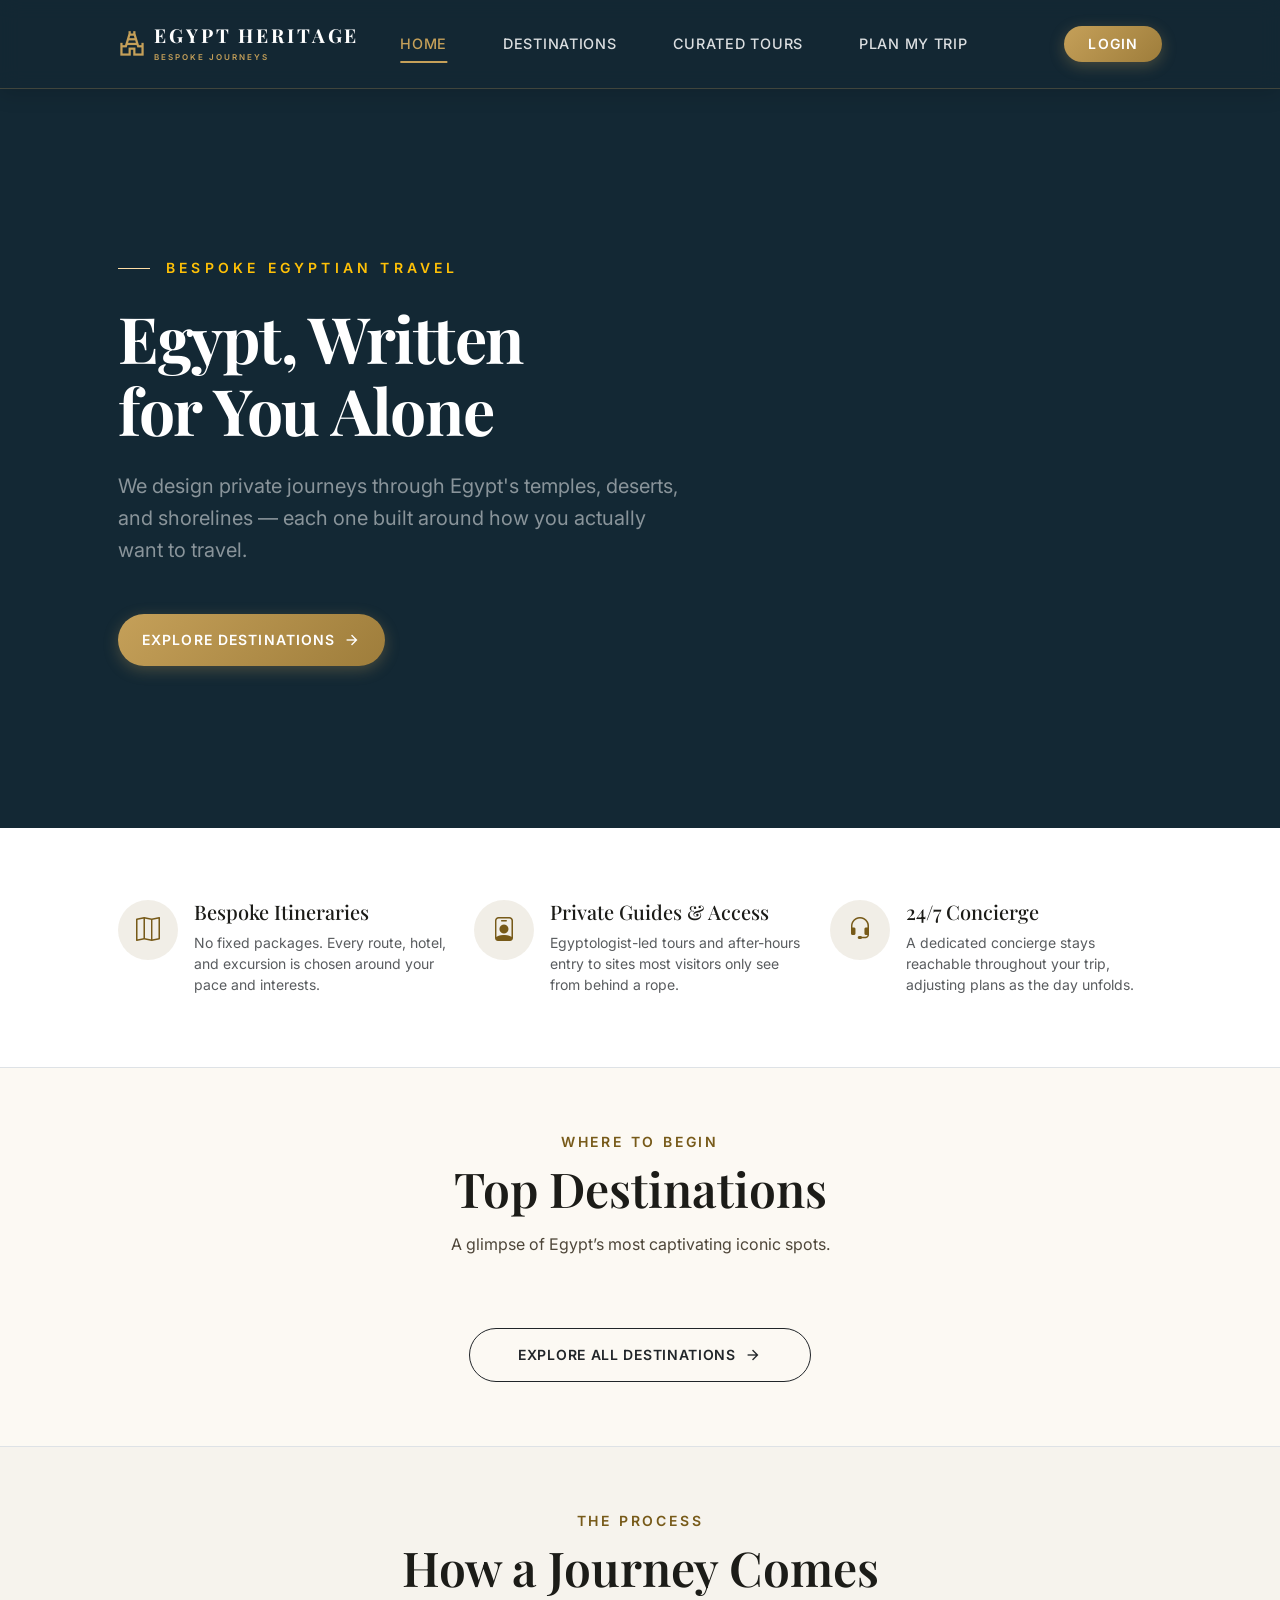
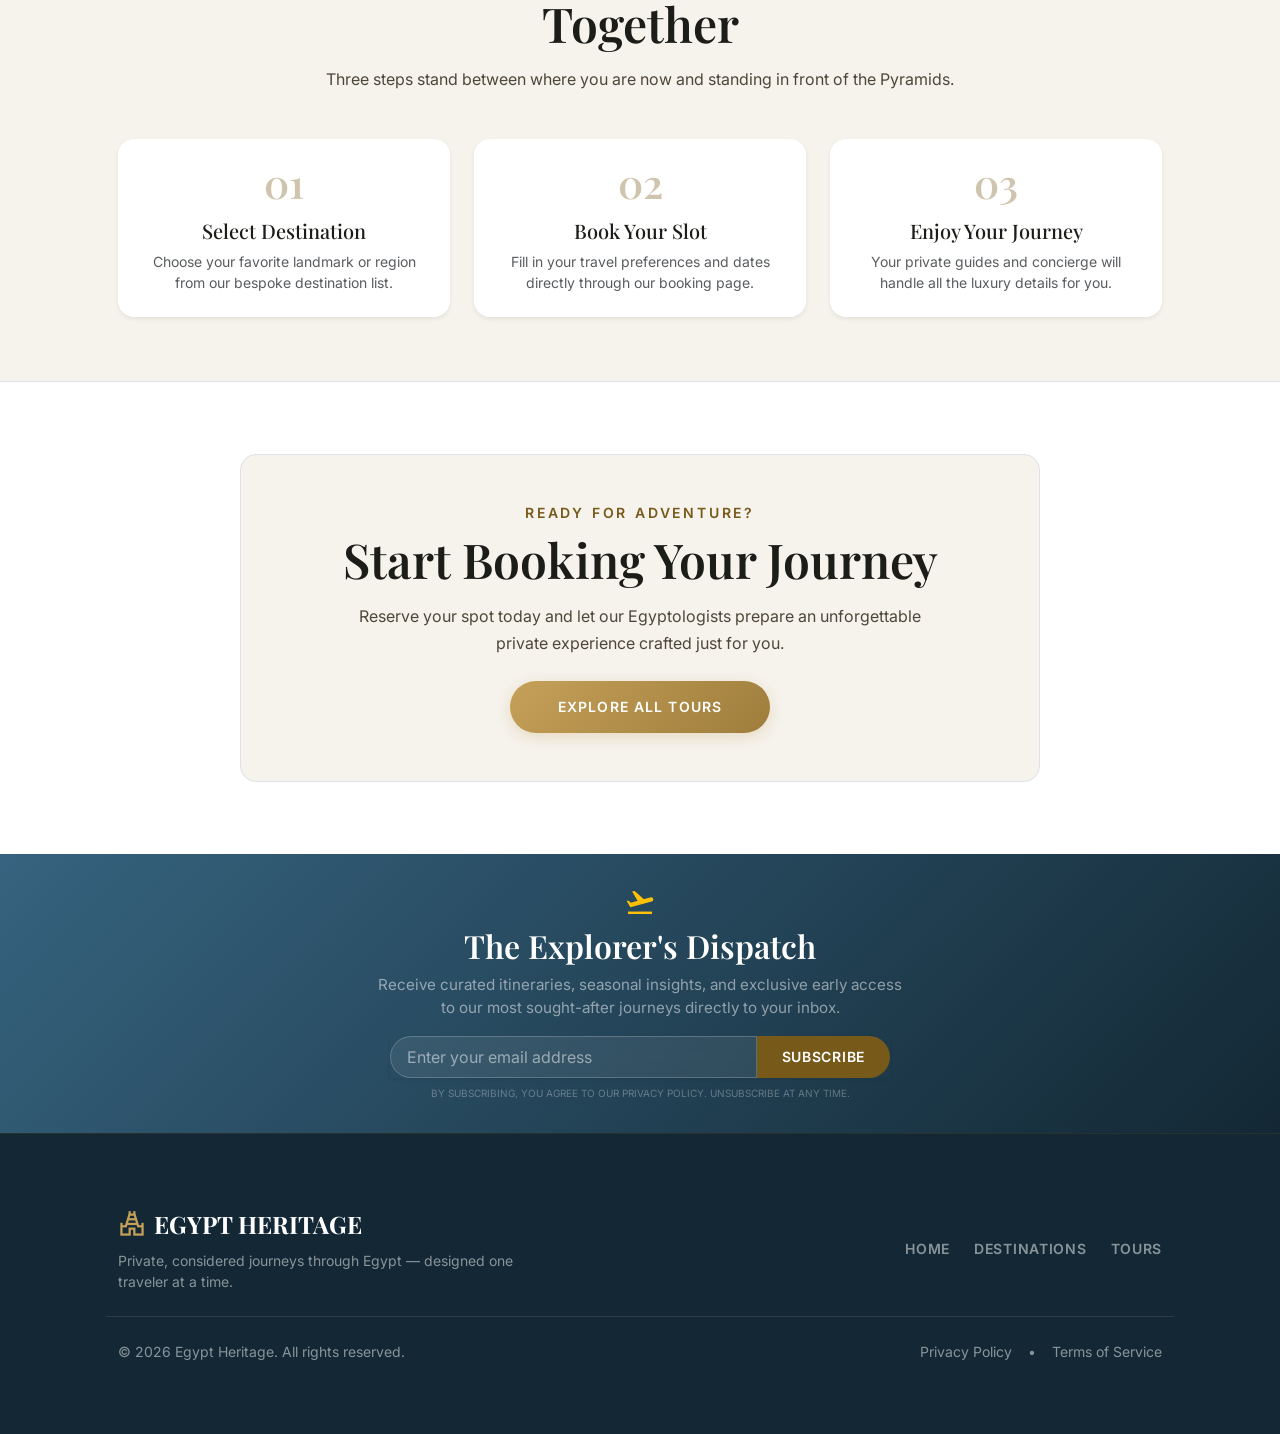
<file: index.html>
<!DOCTYPE html>
<html lang="en">

<head>
  <meta charset="utf-8" />
  <meta name="viewport" content="width=device-width, initial-scale=1" />
  <title>Egypt Heritage | Bespoke Journeys Through Egypt</title>

  <link href="https://cdn.jsdelivr.net/npm/bootstrap@5.3.2/dist/css/bootstrap.min.css" rel="stylesheet" />
  <link href="https://fonts.googleapis.com/css2?family=Material+Symbols+Outlined:wght,FILL@100..700,0..1&display=swap"
    rel="stylesheet" />
  <link
    href="https://fonts.googleapis.com/css2?family=Playfair+Display:wght@400;500;600;700&family=Inter:wght@400;500;600&display=swap"
    rel="stylesheet" />
  <link rel="stylesheet" href="https://cdn.jsdelivr.net/npm/bootstrap-icons@1.11.1/font/bootstrap-icons.css">
  <link rel="stylesheet" href="./css/home.css">
</head>

<body>

  <nav class="navbar navbar-expand-lg fixed-top custom-luxury-nav transition-all">
    <div class="container-xl px-3 px-lg-5">


      <a class="navbar-brand d-flex align-items-center gap-2 m-0" href="../index.html">
        <span class="material-symbols-outlined text-gold fs-3">temple_hindu</span>
        <div class="d-flex flex-column text-start">
          <span class="font-headline fw-bold tracking-wider text-white logo-text text-nowrap">EGYPT HERITAGE</span>
          <span class="label-md text-gold text-uppercase text-nowrap"
            style="font-size: 8px; letter-spacing: 0.25em; margin-top: -3px;">Bespoke Journeys</span>
        </div>
      </a>

      <button class="navbar-toggler border-0 shadow-none text-white p-0" type="button" data-bs-toggle="collapse"
        data-bs-target="#luxuryNavbar">
        <span class="material-symbols-outlined fs-2 text-gold">menu</span>
      </button>

      <div class="collapse navbar-collapse justify-content-between" id="luxuryNavbar">

        <ul class="navbar-nav mx-auto align-items-lg-center gap-lg-3 gap-xl-4 my-3 my-lg-0 text-center">
          <li class="nav-item">
            <a class="nav-link nav-luxury-link text-nowrap active" href="./index.html">Home</a>
          </li>
          <li class="nav-item">
            <a class="nav-link nav-luxury-link text-nowrap " href="./pages/Destiantions.html">Destinations</a>
          </li>
          <li class="nav-item">
            <a class="nav-link nav-luxury-link text-nowrap" href="./pages/Tours.html">Curated Tours</a>
          </li>
          <li class="nav-item">
            <a class="nav-link nav-luxury-link text-nowrap" href="./pages/Booking.html">Plan My Trip</a>
          </li>
        </ul>


        <div
          class="nav-auth-wrapper d-flex align-items-center justify-content-center justify-content-lg-end gap-4 gap-xl-5">
          <span id="userDisplayName" class="text-gold fw-medium small text-nowrap me-2"></span>
          <a href="#" id="authBtn"
            class="btn btn-luxury-gold rounded-pill px-4 py-2 label-md text-uppercase text-nowrap"></a>
        </div>

      </div>

    </div>
  </nav>


  <main class="w-100">
    <section class="hero-section-home d-flex align-items-center overflow-hidden pt-5">
      <div class="position-absolute top-0 start-0 w-100 h-100 hero-bg-home"
        style="background-image: url('https://images.unsplash.com/photo-1539768942893-daf53e448371?auto=format&fit=crop&w=1800&q=80');">
      </div>
      <div class="position-absolute top-0 start-0 w-100 h-100 hero-overlay-home"></div>
      <div class="position-relative z-1 container-xl px-3 px-lg-5 mt-5">
        <div class="row">
          <div class="col-12 col-lg-8">
            <span class="label-md text-warning text-uppercase d-flex align-items-center gap-3 mb-4"
              style="letter-spacing: 0.3em;">
              <span style="width: 32px; height: 1px; background-color: #ffdea5;"></span>
              Bespoke Egyptian Travel
            </span>
            <h1 class="font-headline display-lg d-none d-md-block text-white mb-4">Egypt, Written<br />for You Alone
            </h1>
            <h1 class="font-headline display-lg-mobile d-md-none text-white mb-4">Egypt, Written for You Alone</h1>
            <p class="fs-5 text-white-50 mb-5" style="max-width: 560px; line-height: 1.6;">
              We design private journeys through Egypt's temples, deserts, and shorelines &mdash; each one built around
              how you actually want to travel.
            </p>
            <div class="d-flex flex-column flex-sm-row gap-3">
              <a href="./pages/Destiantions.html"
                class="btn btn-luxury-gold rounded-pill px-4 py-3 label-md text-uppercase d-inline-flex align-items-center justify-content-center gap-2">
                Explore Destinations
                <span class="material-symbols-outlined" style="font-size: 18px;">arrow_forward</span>
              </a>
            </div>
          </div>
        </div>
      </div>
    </section>

    <section class="py-5 bg-white border-bottom">
      <div class="container-xl px-3 px-lg-5 py-4">
        <div class="row g-4">
          <div class="col-12 col-md-4">
            <div class="d-flex align-items-start gap-3">
              <div class="icon-box text-primary-custom flex-shrink-0">
                <i class="bi bi-map fs-4"></i>
              </div>
              <div>
                <h5 class="font-headline mb-2">Bespoke Itineraries</h5>
                <p class="text-muted small mb-0">No fixed packages. Every route, hotel, and excursion is chosen around
                  your pace and interests.</p>
              </div>
            </div>
          </div>
          <div class="col-12 col-md-4">
            <div class="d-flex align-items-start gap-3">
              <div class="icon-box text-primary-custom flex-shrink-0">
                <i class="bi bi-person-badge fs-4"></i>
              </div>
              <div>
                <h5 class="font-headline mb-2">Private Guides &amp; Access</h5>
                <p class="text-muted small mb-0">Egyptologist-led tours and after-hours entry to sites most visitors
                  only see from behind a rope.</p>
              </div>
            </div>
          </div>
          <div class="col-12 col-md-4">
            <div class="d-flex align-items-start gap-3">
              <div class="icon-box text-primary-custom flex-shrink-0">
                <i class="bi bi-headset fs-4"></i>
              </div>
              <div>
                <h5 class="font-headline mb-2">24/7 Concierge</h5>
                <p class="text-muted small mb-0">A dedicated concierge stays reachable throughout your trip, adjusting
                  plans as the day unfolds.</p>
              </div>
            </div>
          </div>
        </div>
      </div>
    </section>

    <section class="py-5 my-3">
      <div class="container-xl px-3 px-lg-5">
        <div class="text-center mx-auto mb-5" style="max-width: 600px;">
          <span class="label-md text-primary-custom text-uppercase d-block mb-2" style="letter-spacing: 0.2em;">Where to
            Begin</span>
          <h2 class="font-headline headline-lg mb-3">Top Destinations</h2>
          <p class="fs-6 text-on-surface-variant mb-0">A glimpse of Egypt’s most captivating iconic spots.</p>
        </div>

        <div class="row g-4 justify-content-center" id="featured-grid"></div>

        <div class="text-center mt-5">
          <a href="./pages/Destiantions.html"
            class="btn btn-outline-dark rounded-pill px-5 py-3 label-md text-uppercase d-inline-flex align-items-center gap-2">
            Explore All Destinations
            <span class="material-symbols-outlined" style="font-size: 18px;">arrow_forward</span>
          </a>
        </div>
      </div>
    </section>

    <section class="py-5 bg-surface-low border-top border-bottom" id="how-it-works">
      <div class="container-xl px-3 px-lg-5 py-3">
        <div class="text-center mb-5 mx-auto" style="max-width: 650px;">
          <span class="label-md text-primary-custom text-uppercase d-block mb-2" style="letter-spacing: 0.2em;">The
            Process</span>
          <h2 class="font-headline headline-lg mb-3">How a Journey Comes Together</h2>
          <p class="text-on-surface-variant fs-6">Three steps stand between where you are now and standing in front of
            the Pyramids.</p>
        </div>

        <div class="row g-4">
          <div class="col-12 col-md-4">
            <div class="p-4 h-100 bg-white rounded-4 shadow-sm text-center">
              <span class="font-headline text-primary-custom step-number d-block mb-3">01</span>
              <h5 class="font-headline mb-2">Select Destination</h5>
              <p class="text-muted small mb-0">Choose your favorite landmark or region from our bespoke destination
                list.</p>
            </div>
          </div>
          <div class="col-12 col-md-4">
            <div class="p-4 h-100 bg-white rounded-4 shadow-sm text-center">
              <span class="font-headline text-primary-custom step-number d-block mb-3">02</span>
              <h5 class="font-headline mb-2">Book Your Slot</h5>
              <p class="text-muted small mb-0">Fill in your travel preferences and dates directly through our booking
                page.</p>
            </div>
          </div>
          <div class="col-12 col-md-4">
            <div class="p-4 h-100 bg-white rounded-4 shadow-sm text-center">
              <span class="font-headline text-primary-custom step-number d-block mb-3">03</span>
              <h5 class="font-headline mb-2">Enjoy Your Journey</h5>
              <p class="text-muted small mb-0">Your private guides and concierge will handle all the luxury details for
                you.</p>
            </div>
          </div>
        </div>
      </div>
    </section>

    <section class="py-5 bg-white">
      <div class="container-xl px-3 px-lg-5 py-4">
        <div class="bg-surface-low p-4 p-md-5 rounded-4 border text-center mx-auto" style="max-width: 800px;">
          <span class="label-md text-primary-custom text-uppercase d-block mb-2" style="letter-spacing: 0.2em;">Ready
            for Adventure?</span>
          <h2 class="font-headline headline-lg mb-3">Start Booking Your Journey</h2>
          <p class="text-on-surface-variant mb-4 mx-auto" style="max-width: 580px; line-height: 1.7;">
            Reserve your spot today and let our Egyptologists prepare an unforgettable private experience crafted just
            for you.
          </p>
          <a href="./pages/Tours.html"
            class="btn btn-luxury-gold rounded-pill px-5 py-3 label-md text-uppercase d-inline-flex align-items-center gap-2">
            Explore All Tours
          </a>
        </div>
      </div>
    </section>

    <section class="py-4 newsletter-section text-white position-relative">
      <div class="container-xl px-3 px-lg-5 text-center">
        <div class="mx-auto py-2" style="max-width: 650px;">
          <span class="material-symbols-outlined text-warning mb-2" style="font-size: 32px;">flight_takeoff</span>
          <h3 class="font-headline headline-md mb-2 text-white">The Explorer's Dispatch</h3>
          <p class="fs-6 text-white-50 mb-3 mx-auto"
            style="max-width: 540px; line-height: 1.5; font-size: 0.95rem !important;">
            Receive curated itineraries, seasonal insights, and exclusive early access to our most sought-after journeys
            directly to your inbox.
          </p>

          <form class="d-flex flex-column flex-sm-row justify-content-center shadow-sm mb-2 mx-auto" id="newsletterForm"
            style="max-width: 500px;">
            <input type="email"
              class="form-control form-control-custom rounded-start-pill rounded-sm-end-0 py-2 px-3 small"
              placeholder="Enter your email address" required />
            <button type="submit"
              class="btn bg-primary-custom rounded-end-pill rounded-sm-start-0 px-4 py-2 label-md text-uppercase text-nowrap mt-2 mt-sm-0">
              Subscribe
            </button>
          </form>

          <p class="text-white-50 text-uppercase tracking-wide mb-0" style="font-size: 10px; opacity: 0.6;">
            By subscribing, you agree to our privacy policy. Unsubscribe at any time.
          </p>
        </div>
      </div>
    </section>
  </main>

  <footer class="py-5 text-white" style="background-color: #132834; border-top: 1px solid rgba(119, 90, 25, 0.2);">
    <div class="container-xl px-3 px-lg-5 py-4">
      <div
        class="row g-4 justify-content-between align-items-center border-bottom border-secondary border-opacity-25 pb-4 mb-4">

        <div class="col-12 col-md-6 text-center text-md-start">
          <div class="d-flex align-items-center justify-content-center justify-content-md-start gap-2 mb-2">
            <span class="material-symbols-outlined text-gold fs-3">temple_hindu</span>
            <span class="font-headline fw-bold text-white fs-4">EGYPT HERITAGE</span>
          </div>
          <p class="text-white-50 small mb-0" style="max-width: 400px;">
            Private, considered journeys through Egypt — designed one traveler at a time.
          </p>
        </div>

        <div class="col-12 col-md-6 text-center text-md-end">
          <div class="d-flex flex-wrap justify-content-center justify-content-md-end gap-4 label-md text-uppercase">
            <a href="./index.html" class="text-white-50 text-decoration-none hover-gold">Home</a>
            <a href="./pages/Destiantions.html" class="text-white-50 text-decoration-none hover-gold">Destinations</a>
            <a href="./pages/Tours.html" class="text-white-50 text-decoration-none hover-gold">Tours</a>
          </div>
        </div>

      </div>

      <div class="d-flex flex-column flex-sm-row justify-content-between align-items-center text-white-50 small">
        <p class="mb-2 mb-sm-0">© 2026 Egypt Heritage. All rights reserved.</p>
        <div class="d-flex gap-3">
          <a href="#" class="text-white-50 text-decoration-none hover-gold">Privacy Policy</a>
          <span>•</span>
          <a href="#" class="text-white-50 text-decoration-none hover-gold">Terms of Service</a>
        </div>
      </div>
    </div>
  </footer>

  <div class="modal fade" id="successModal" tabindex="-1" aria-hidden="true">
    <div class="modal-dialog modal-dialog-centered">
      <div class="modal-content bg-dark text-white border-secondary text-center p-4">
        <div class="modal-body">
          <span class="material-symbols-outlined text-success display-4 mb-3">check_circle</span>
          <h4 class="font-headline mb-2" id="successModalTitle">Thank You!</h4>
          <p class="text-white-50 mb-0" id="successModalBody">You have successfully subscribed to our Newsletter</p>
        </div>
      </div>
    </div>
  </div>

  <script src="https://cdn.jsdelivr.net/npm/bootstrap@5.3.2/dist/js/bootstrap.bundle.min.js"></script>
  <script type="module" src="./js/main.js"></script>
</body>

</html>
</file>
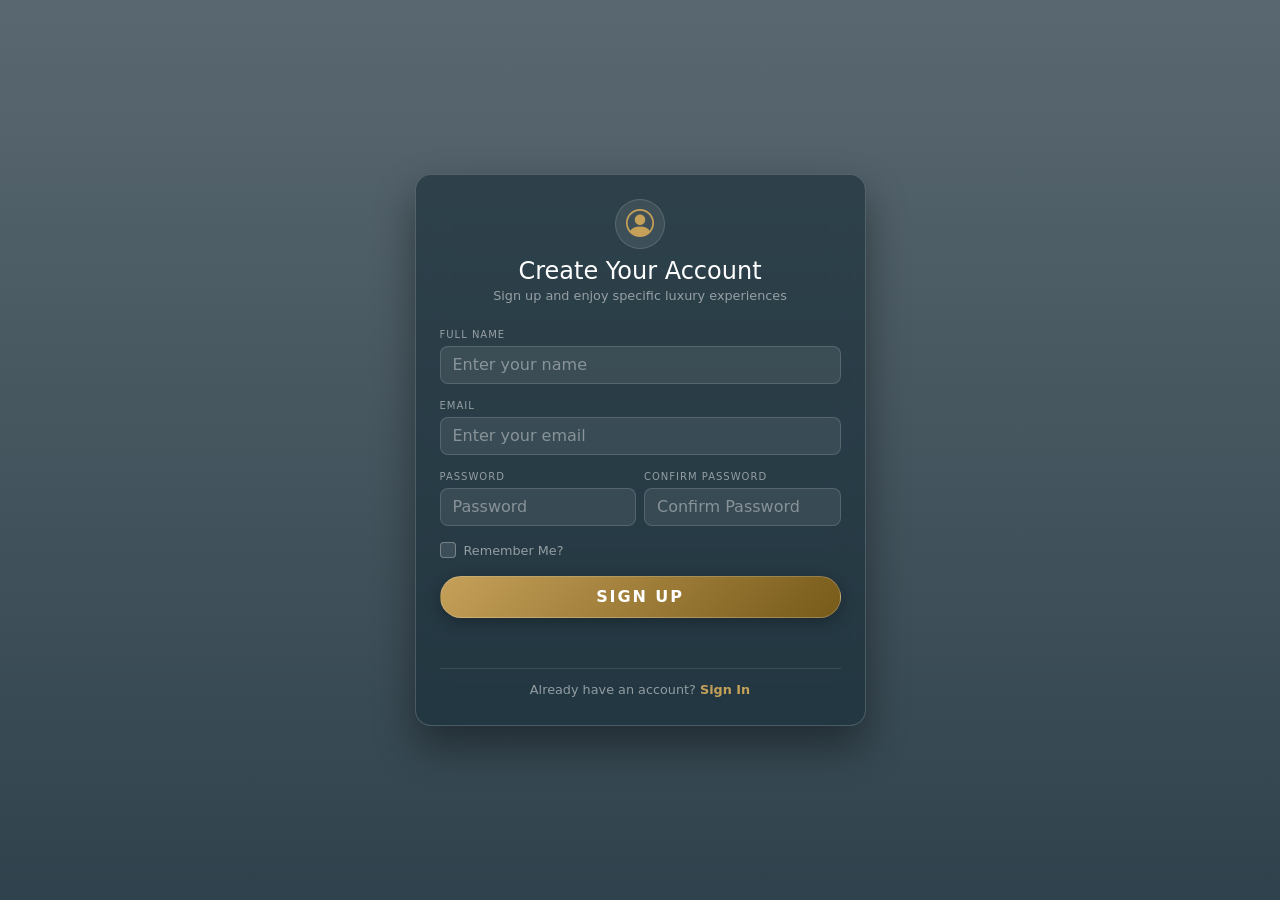
<file: signup.html>
<!DOCTYPE html>
<html lang="en" dir="ltr">
<head>
    <meta charset="UTF-8">
    <meta name="viewport" content="width=device-width, initial-scale=1.0">
    <title>Sign Up | Egypt Heritage</title>
    <link href="https://cdn.jsdelivr.net/npm/bootstrap@5.3.3/dist/css/bootstrap.min.css" rel="stylesheet">
    <link href="https://fonts.googleapis.com/css2?family=Playfair+Display:wght@600;700&family=Inter:wght@400;500;600&display=swap" rel="stylesheet">
    <link rel="stylesheet" href="https://cdn.jsdelivr.net/npm/bootstrap-icons@1.11.1/font/bootstrap-icons.css">
    <link rel="stylesheet" href="signup.css">
</head>
<body class="signin-page min-vh-100 d-flex justify-content-center align-items-center py-2">
    <section class="container">
        <div class="row justify-content-center">
            <div class="col-12 col-sm-10 col-md-8 col-lg-5">
                <div class="glass-card p-3 p-sm-4 rounded-4 text-center">
                    <div class="glass-icon-box mx-auto mb-2" style="width: 50px; height: 50px;">
                        <i class="bi bi-person-circle fs-3 text-gold"></i>
                    </div>
                    <h2 class="font-headline headline-sm text-white mb-0 fs-4">Create Your Account</h2>
                    <p class="text-white-50 small mb-3" style="font-size: 0.8rem;">Sign up and enjoy specific luxury experiences</p>
                    
                    <form id="signupform" class="d-flex flex-column gap-2 text-start">
                        <div>
                            <label for="name" class="form-label label-md text-uppercase text-white-50 mb-1" style="font-size: 10px; letter-spacing: 0.1em;">Full Name</label>
                            <input type="text" name="name" id="name" class="form-control glass-input py-1.5 fs-6" placeholder="Enter your name" required>
                        </div>
                        <div>
                            <label for="email" class="form-label label-md text-uppercase text-white-50 mb-1" style="font-size: 10px; letter-spacing: 0.1em;">Email</label>
                            <input type="email" name="email" id="email" class="form-control glass-input py-1.5 fs-6" placeholder="Enter your email" required>
                        </div>
                        
                        <div class="row g-2">
                            <div class="col-6">
                                <label for="pass" class="form-label label-md text-uppercase text-white-50 mb-1" style="font-size: 10px; letter-spacing: 0.1em;">Password</label>
                                <input type="password" name="pass" id="pass" class="form-control glass-input py-1.5 fs-6" placeholder="Password" required>
                            </div>
                            <div class="col-6">
                                <label for="cpass" class="form-label label-md text-uppercase text-white-50 mb-1" style="font-size: 10px; letter-spacing: 0.1em;">Confirm Password</label>
                                <input type="password" name="cpass" id="cpass" class="form-control glass-input py-1.5 fs-6" placeholder="Confirm Password" required>
                            </div>
                        </div>

                        <div class="form-check mt-1">
                            <input class="form-check-input custom-checkbox" type="checkbox" name="rem" id="rem">
                            <label class="form-check-label text-white-50 small" for="rem" style="font-size: 0.8rem;">Remember Me?</label>
                        </div>

                        <button type="submit" class="btn btn-luxury-gold w-100 py-2 rounded-pill text-uppercase mt-1">Sign Up</button>
                    </form>
                    
                    <div class="mt-3 pt-2 border-top border-white border-opacity-10">
                        <span class="text-white-50 small" style="font-size: 0.8rem;">Already have an account? </span>
                        <a href="signin.html" class="text-gold fw-semibold text-decoration-none hover-gold small" style="font-size: 0.8rem;">Sign In</a>
                    </div>
                </div>
            </div>
        </div>
    </section>
    <script src="https://cdn.jsdelivr.net/npm/bootstrap@5.3.3/dist/js/bootstrap.bundle.min.js"></script>
    <script src="signup.js"></script>
</body>
</html>
</file>
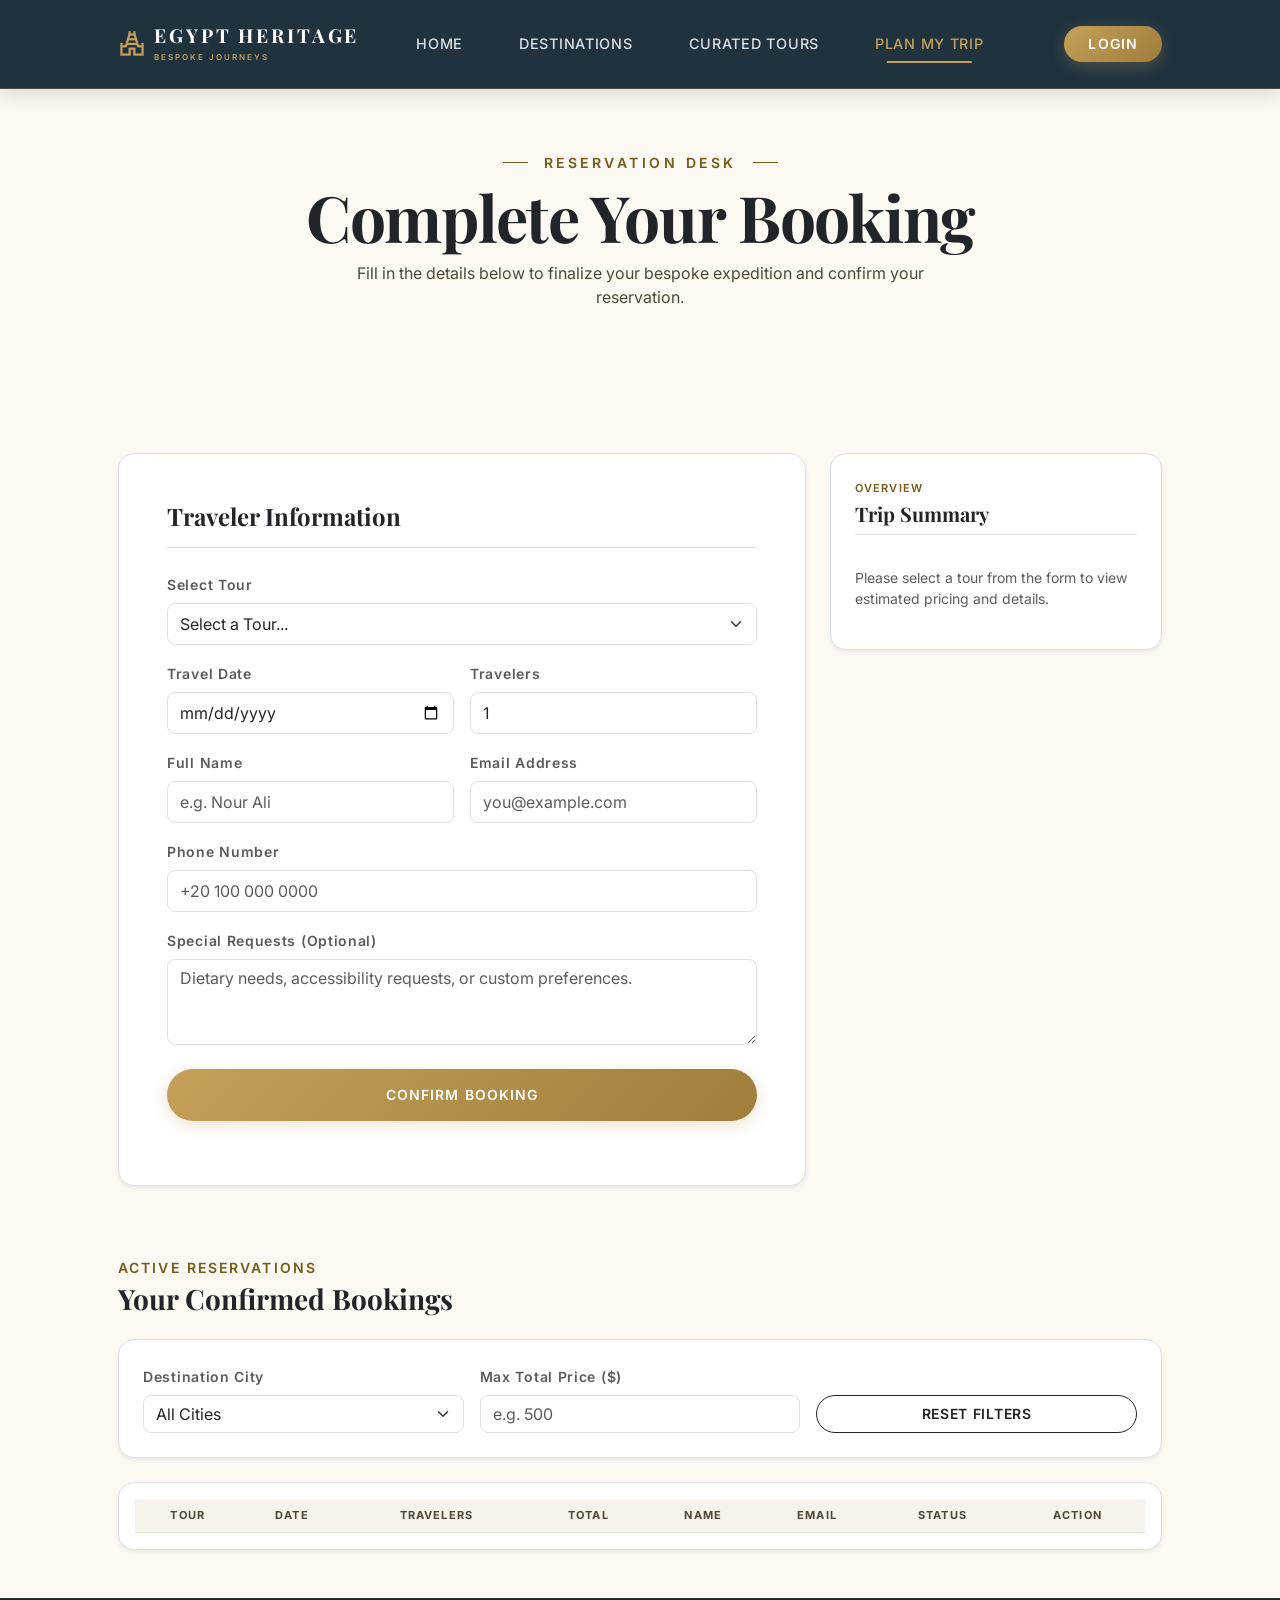
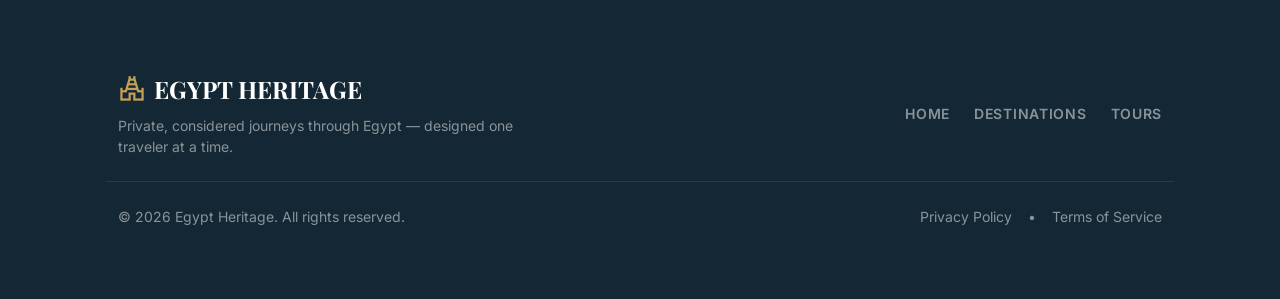
<file: pages/Booking.html>
<!DOCTYPE html>
<html lang="en">

<head>
    <meta charset="UTF-8">
    <meta name="viewport" content="width=device-width, initial-scale=1.0">
    <title>Tour Booking | Egypt Heritage</title>

    <!-- Bootstrap & Icons -->
    <link href="https://cdn.jsdelivr.net/npm/bootstrap@5.3.2/dist/css/bootstrap.min.css" rel="stylesheet">
    <link href="https://fonts.googleapis.com/css2?family=Material+Symbols+Outlined:wght,FILL@100..700,0..1&display=swap"
        rel="stylesheet" />
    <link
        href="https://fonts.googleapis.com/css2?family=Playfair+Display:wght@400;500;600;700&family=Inter:wght@400;500;600&display=swap"
        rel="stylesheet" />
    <link rel="stylesheet" href="https://cdn.jsdelivr.net/npm/bootstrap-icons@1.11.1/font/bootstrap-icons.css">

    <!-- ربط ملف home.css الموحد -->
    <link rel="stylesheet" href="../css/home.css">

    <style>
        .table thead th {
            font-size: 11px;
            letter-spacing: 0.1em;
            color: #4e4639;
            background-color: #f6f3ed;
            border-bottom: 1px solid rgba(119, 90, 25, 0.15);
        }

        .form-control:focus,
        .form-select:focus {
            border-color: #775a19;
            box-shadow: 0 0 0 0.25rem rgba(119, 90, 25, 0.15);
        }
    </style>
</head>

<body class="bg-surface-custom">

    <!-- Navbar -->
    <nav class="navbar navbar-expand-lg fixed-top custom-luxury-nav transition-all">
        <div class="container-xl px-3 px-lg-5">

            <a class="navbar-brand d-flex align-items-center gap-2 m-0" href="../index.html">
                <span class="material-symbols-outlined text-gold fs-3">temple_hindu</span>
                <div class="d-flex flex-column text-start">
                    <span class="font-headline fw-bold tracking-wider text-white logo-text text-nowrap">EGYPT
                        HERITAGE</span>
                    <span class="label-md text-gold text-uppercase text-nowrap"
                        style="font-size: 8px; letter-spacing: 0.25em; margin-top: -3px;">Bespoke Journeys</span>
                </div>
            </a>

            <button class="navbar-toggler border-0 shadow-none text-white p-0" type="button" data-bs-toggle="collapse"
                data-bs-target="#luxuryNavbar">
                <span class="material-symbols-outlined fs-2 text-gold">menu</span>
            </button>

            <div class="collapse navbar-collapse justify-content-between" id="luxuryNavbar">

                <ul class="navbar-nav mx-auto align-items-lg-center gap-lg-3 gap-xl-4 my-3 my-lg-0 text-center">
                    <li class="nav-item">
                        <a class="nav-link nav-luxury-link text-nowrap" href="../index.html">Home</a>
                    </li>
                    <li class="nav-item">
                        <a class="nav-link nav-luxury-link text-nowrap" href="./Destiantions.html">Destinations</a>
                    </li>
                    <li class="nav-item">
                        <a class="nav-link nav-luxury-link text-nowrap" href="./Tours.html">Curated Tours</a>
                    </li>
                    <li class="nav-item">
                        <a class="nav-link nav-luxury-link text-nowrap active" href="./Booking.html">Plan My Trip</a>
                    </li>
                </ul>

                <div
                    class="nav-auth-wrapper d-flex align-items-center justify-content-center justify-content-lg-end gap-3">
                    <span id="userDisplayName" class="text-gold fw-medium small text-nowrap me-2"></span>
                    <a href="#" id="authBtn"
                        class="btn btn-luxury-gold rounded-pill px-4 py-2 label-md text-uppercase text-nowrap"></a>
                </div>

            </div>

        </div>
    </nav>

    <!-- Header Section -->
    <header class="hero-section d-flex align-items-center justify-content-center overflow-hidden position-relative pt-5"
        style="height: 45vh; min-height: 380px;">
        <div class="position-absolute top-0 start-0 w-100 h-100 hero-bg"
            style="background-image: url('https://images.unsplash.com/photo-1503177119275-0aa32b3a9368?auto=format&fit=crop&w=1600&q=80'); background-size: cover; background-position: center;">
        </div>
        <div class="position-absolute top-0 start-0 w-100 h-100 hero-overlay"></div>

        <div class="container-xl position-relative z-1 text-center px-3 px-lg-5 mt-4">
            <span
                class="label-md text-primary-custom text-uppercase d-flex align-items-center justify-content-center gap-3 mb-2"
                style="letter-spacing: 0.25em;">
                <span style="width: 25px; height: 1px; background-color: var(--primary, #775a19);"></span>
                Reservation Desk
                <span style="width: 25px; height: 1px; background-color: var(--primary, #775a19);"></span>
            </span>
            <h1 class="font-headline display-lg d-none d-md-block text-dark mb-2">Complete Your Booking</h1>
            <h1 class="font-headline display-lg-mobile d-md-none text-dark mb-2">Complete Your Booking</h1>
            <p class="text-on-surface-variant mx-auto fs-6" style="max-width: 600px;">Fill in the details below to
                finalize your bespoke expedition and confirm your reservation.</p>
        </div>
    </header>

    <!-- Form & Summary Section -->
    <div class="container-xl px-3 px-lg-5 my-5">
        <div class="row g-4">

            <!-- Booking Form -->
            <div class="col-12 col-lg-8">
                <form id="bookingForm" class="p-4 p-md-5 bg-white rounded-4 border shadow-sm">
                    <h4 class="font-headline fw-bold text-dark mb-4 border-bottom pb-3">Traveler Information</h4>

                    <div class="mb-3">
                        <label for="tourSelect" class="form-label label-md text-muted">Select Tour</label>
                        <select id="tourSelect" class="form-select rounded-3 py-2">
                            <option value="">Select a Tour...</option>
                        </select>
                    </div>

                    <div class="row g-3 mb-3">
                        <div class="col-md-6">
                            <label for="travelDate" class="form-label label-md text-muted">Travel Date</label>
                            <input type="date" id="travelDate" class="form-control rounded-3 py-2" required>
                        </div>
                        <div class="col-md-6">
                            <label for="travelers" class="form-label label-md text-muted">Travelers</label>
                            <input type="number" id="travelers" class="form-control rounded-3 py-2" min="1" value="1"
                                required>
                        </div>
                    </div>

                    <div class="row g-3 mb-3">
                        <div class="col-md-6">
                            <label for="fullName" class="form-label label-md text-muted">Full Name</label>
                            <input type="text" id="fullName" class="form-control rounded-3 py-2"
                                placeholder="e.g. Nour Ali" required>
                        </div>
                        <div class="col-md-6">
                            <label for="email" class="form-label label-md text-muted">Email Address</label>
                            <input type="email" id="email" class="form-control rounded-3 py-2"
                                placeholder="you@example.com" required>
                        </div>
                    </div>

                    <div class="mb-3">
                        <label for="phone" class="form-label label-md text-muted">Phone Number</label>
                        <input type="tel" id="phone" class="form-control rounded-3 py-2" placeholder="+20 100 000 0000"
                            required>
                    </div>

                    <div class="mb-4">
                        <label for="notes" class="form-label label-md text-muted">Special Requests (Optional)</label>
                        <textarea id="notes" class="form-control rounded-3" rows="3"
                            placeholder="Dietary needs, accessibility requests, or custom preferences."></textarea>
                    </div>

                    <button type="submit"
                        class="btn btn-luxury-gold rounded-pill px-5 py-3 label-md text-uppercase w-100 w-md-auto">
                        Confirm Booking
                    </button>
                </form>
            </div>

            <!-- Summary Card -->
            <div class="col-12 col-lg-4">
                <div class="card border rounded-4 p-4 shadow-sm bg-white sticky-top" style="top: 100px;">
                    <span class="label-md text-primary-custom text-uppercase d-block mb-1"
                        style="letter-spacing: 0.1em; font-size: 11px;">Overview</span>
                    <h5 class="font-headline fw-bold text-dark mb-3 border-bottom pb-2">Trip Summary</h5>

                    <div id="summaryPlaceholder" class="text-muted small py-3">
                        Please select a tour from the form to view estimated pricing and details.
                    </div>

                    <div id="summaryContent" class="d-none">
                        <div class="d-flex justify-content-between align-items-start mb-2">
                            <span id="summaryTourName" class="fw-bold text-dark fs-6 font-headline"></span>
                        </div>
                        <div class="d-flex justify-content-between align-items-center mb-2">
                            <span class="text-muted small">Calculation:</span>
                            <span id="summaryCalc" class="text-muted small"></span>
                        </div>

                        <hr class="my-3">

                        <div class="d-flex justify-content-between align-items-center mb-3">
                            <span class="fw-bold fs-6">Estimated Total:</span>
                            <span id="summaryTotal" class="font-headline fw-bold fs-4 text-primary-custom"></span>
                        </div>

                        <div class="p-3 bg-surface-low rounded-3 border">
                            <small class="text-on-surface-variant d-block" style="font-size: 12px; line-height: 1.5;">
                                <i class="bi bi-shield-check text-gold me-1"></i> Includes verified Egyptologist guide,
                                all luxury transfers & entrance permits.
                            </small>
                        </div>
                    </div>
                </div>
            </div>

        </div>

        <!-- Saved Bookings List Table -->
        <div class="mt-5 pt-4">
            <div class="d-flex align-items-center justify-content-between mb-4">
                <div>
                    <span class="label-md text-primary-custom text-uppercase d-block mb-1"
                        style="letter-spacing: 0.15em;">Active Reservations</span>
                    <h3 class="font-headline fw-bold text-dark mb-0">Your Confirmed Bookings</h3>
                </div>
            </div>

            <!-- Filters Bar -->
            <div class="card p-4 bg-white mb-4 rounded-4 border shadow-sm">
                <div class="row g-3 align-items-end">
                    <div class="col-12 col-md-4">
                        <label for="filterCity" class="form-label label-md text-muted">Destination City</label>
                        <select id="filterCity" class="form-select rounded-3">
                            <option value="all">All Cities</option>
                        </select>
                    </div>

                    <div class="col-12 col-md-4">
                        <label for="filterPrice" class="form-label label-md text-muted">Max Total Price ($)</label>
                        <input type="number" id="filterPrice" class="form-control rounded-3" placeholder="e.g. 500">
                    </div>

                    <div class="col-12 col-md-4">
                        <button id="resetFilters"
                            class="btn btn-outline-dark rounded-pill w-100 py-2 label-md text-uppercase">
                            Reset Filters
                        </button>
                    </div>
                </div>
            </div>

            <!-- Bookings Table -->
            <div class="table-responsive bg-white rounded-4 shadow-sm border p-3">
                <table class="table align-middle text-center mb-0">
                    <thead>
                        <tr class="text-uppercase small">
                            <th>Tour</th>
                            <th>Date</th>
                            <th>Travelers</th>
                            <th>Total</th>
                            <th>Name</th>
                            <th>Email</th>
                            <th>Status</th>
                            <th>Action</th>
                        </tr>
                    </thead>
                    <tbody id="bookingsList"></tbody>
                </table>
            </div>
        </div>
    </div>

    <!-- Footer -->
    <footer class="py-5 text-white mt-5"
        style="background-color: #132834; border-top: 1px solid rgba(119, 90, 25, 0.2);">
        <div class="container-xl px-3 px-lg-5 py-4">
            <div
                class="row g-4 justify-content-between align-items-center border-bottom border-secondary border-opacity-25 pb-4 mb-4">
                <div class="col-12 col-md-6 text-center text-md-start">
                    <div class="d-flex align-items-center justify-content-center justify-content-md-start gap-2 mb-2">
                        <span class="material-symbols-outlined text-gold fs-3">temple_hindu</span>
                        <span class="font-headline fw-bold text-white fs-4">EGYPT HERITAGE</span>
                    </div>
                    <p class="text-white-50 small mb-0" style="max-width: 400px;">
                        Private, considered journeys through Egypt — designed one traveler at a time.
                    </p>
                </div>

                <div class="col-12 col-md-6 text-center text-md-end">
                    <div
                        class="d-flex flex-wrap justify-content-center justify-content-md-end gap-4 label-md text-uppercase">
                        <a href="../index.html" class="text-white-50 text-decoration-none hover-gold">Home</a>
                        <a href="./Destiantions.html"
                            class="text-white-50 text-decoration-none hover-gold">Destinations</a>
                        <a href="./Tours.html" class="text-white-50 text-decoration-none hover-gold">Tours</a>
                    </div>
                </div>
            </div>

            <div class="d-flex flex-column flex-sm-row justify-content-between align-items-center text-white-50 small">
                <p class="mb-2 mb-sm-0">© 2026 Egypt Heritage. All rights reserved.</p>
                <div class="d-flex gap-3">
                    <a href="#" class="text-white-50 text-decoration-none hover-gold">Privacy Policy</a>
                    <span>•</span>
                    <a href="#" class="text-white-50 text-decoration-none hover-gold">Terms of Service</a>
                </div>
            </div>
        </div>
    </footer>

    <!-- 1. Pop up: Not Logged In -->
    <div class="modal fade" id="authModal" tabindex="-1" aria-hidden="true">
        <div class="modal-dialog modal-dialog-centered">
            <div class="modal-content glass-card border border-white border-opacity-10 text-white text-center p-4 rounded-4"
                style="background: rgba(20, 20, 20, 0.85); backdrop-filter: blur(15px);">
                <div class="modal-body p-0">
                    <div class="glass-icon-box mx-auto mb-3 d-flex align-items-center justify-content-center"
                        style="width: 60px; height: 60px; background: rgba(255, 193, 7, 0.1); border-radius: 50%;">
                        <i class="bi bi-person-exclamation fs-2 text-warning"></i>
                    </div>
                    <h4 class="font-headline mb-2">Login Required</h4>
                    <p class="text-white-50 small mb-4">Please log in first to book your trip.</p>
                    <div class="d-flex justify-content-center gap-2">
                        <button type="button" class="btn btn-outline-light px-4 rounded-pill small"
                            data-bs-dismiss="modal">Cancel</button>
                        <a href="./signin.html"
                            class="btn btn-warning px-4 rounded-pill text-dark fw-semibold small">Sign In</a>
                    </div>
                </div>
            </div>
        </div>
    </div>

    <!-- 2. Pop up: Success -->
    <div class="modal fade" id="successModal" tabindex="-1" aria-hidden="true">
        <div class="modal-dialog modal-dialog-centered">
            <div class="modal-content glass-card border border-white border-opacity-10 text-white text-center p-4 rounded-4"
                style="background: rgba(20, 20, 20, 0.85); backdrop-filter: blur(15px);">
                <div class="modal-body p-0">
                    <div class="glass-icon-box mx-auto mb-3 d-flex align-items-center justify-content-center"
                        style="width: 60px; height: 60px; background: rgba(32, 201, 151, 0.1); border-radius: 50%;">
                        <i class="bi bi-check-circle-fill fs-2 text-success"></i>
                    </div>
                    <h4 class="font-headline mb-2">Booking Successful!</h4>
                    <p class="text-white-50 small mb-4">Your expedition has been successfully booked.</p>
                    <button type="button" class="btn btn-success px-4 rounded-pill fw-semibold small"
                        data-bs-dismiss="modal">Done</button>
                </div>
            </div>
        </div>
    </div>

    <!-- 3. Pop up: Delete Confirmation -->
    <div class="modal fade" id="deleteModal" tabindex="-1" aria-hidden="true">
        <div class="modal-dialog modal-dialog-centered">
            <div class="modal-content glass-card border border-white border-opacity-10 text-white text-center p-4 rounded-4"
                style="background: rgba(20, 20, 20, 0.85); backdrop-filter: blur(15px);">
                <div class="modal-body p-0">
                    <div class="glass-icon-box mx-auto mb-3 d-flex align-items-center justify-content-center"
                        style="width: 60px; height: 60px; background: rgba(255, 107, 107, 0.1); border-radius: 50%;">
                        <i class="bi bi-trash3-fill fs-2" style="color: #ff6b6b;"></i>
                    </div>
                    <h4 class="font-headline mb-2">Cancel Booking?</h4>
                    <p class="text-white-50 small mb-4">Are you sure you want to delete this booking?</p>
                    <div class="d-flex justify-content-center gap-2">
                        <button type="button" class="btn btn-outline-light px-4 rounded-pill small"
                            data-bs-dismiss="modal">Cancel</button>
                        <button type="button" id="confirmDeleteBtn"
                            class="btn btn-danger px-4 rounded-pill fw-semibold small"
                            style="background-color: #ff6b6b; border: none;">Delete</button>
                    </div>
                </div>
            </div>
        </div>
    </div>


    <!-- Scripts -->
    <script src="https://cdn.jsdelivr.net/npm/bootstrap@5.3.2/dist/js/bootstrap.bundle.min.js"></script>
    <script type="module" src="../js/Booking.js"></script>
</body>

</html>
</file>
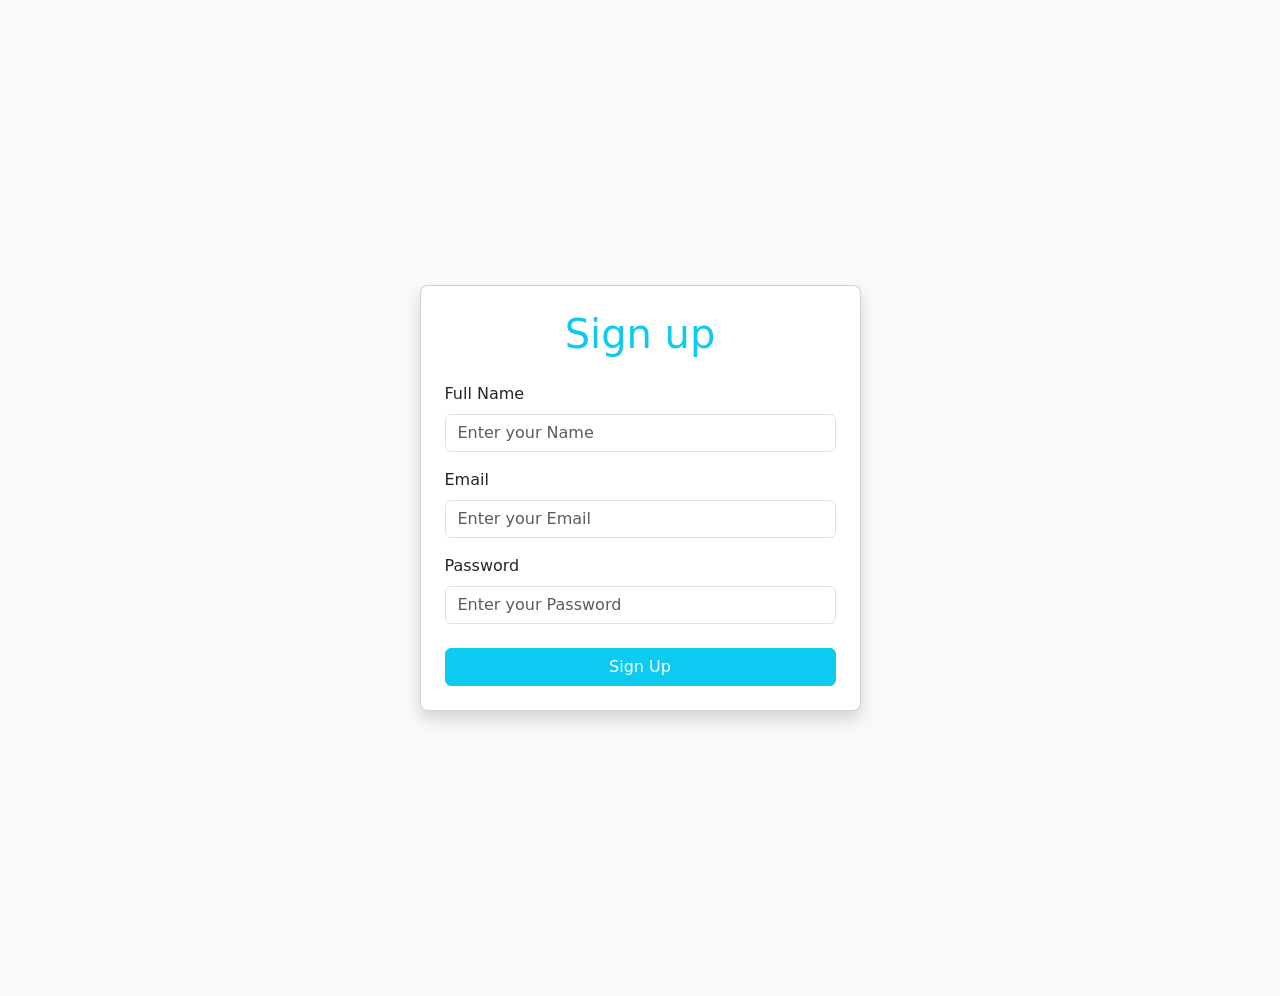
<file: pages/createacc.html>
<!DOCTYPE html>
<html lang="en" dir="ltr">

<head>
    <meta charset="UTF-8">
    <meta name="viewport" content="width=device-width, initial-scale=1.0">
    <title>Sign Up with Validation</title>
    <!-- Bootstrap 5 CSS -->
    <link href="https://cdn.jsdelivr.net/npm/bootstrap@5.3.3/dist/css/bootstrap.min.css" rel="stylesheet">
</head>

<body class="bg-light d-flex align-items-center justify-content-center min-vh-100 py-5">

    <div class="container d-flex align-items-center justify-content-center min-vh-100">
        <div class="row justify-content-center w-100">
            <div class="col-12 col-sm-10 col-md-8 col-lg-5">
                <div class="card shadow rounded-3 p-4">
                    <h1 class="text-center text-info mb-4">Sign up</h1>

                    <!-- أضفنا id="form" -->
                    <form id="form" novalidate>
                        <!-- Full Name Input -->
                        <div class="mb-3">
                            <label for="fullName" class="form-label">Full Name</label>
                            <input type="text" class="form-control" placeholder="Enter your Name" required minlength="3"
                                maxlength="35" id="fullName">
                            <p id="nameValidation" class="text-danger small mt-1 mb-0"></p>
                        </div>

                        <!-- Email Input -->
                        <div class="mb-3">
                            <label for="email" class="form-label">Email</label>
                            <input type="email" class="form-control" placeholder="Enter your Email" required id="email">
                            <p id="emailValidation" class="text-danger small mt-1 mb-0"></p>
                        </div>

                        <!-- Password Input -->
                        <div class="mb-3">
                            <label for="password" class="form-label">Password</label>
                            <input type="password" class="form-control" placeholder="Enter your Password" required
                                minlength="8" maxlength="35" id="password">
                            <p id="passValidation" class="text-danger small mt-1 mb-0"></p>
                        </div>

                        <!-- Submit Button -->
                        <div class="d-grid mt-4">
                            <button type="submit" class="btn btn-info text-white">Sign Up</button>
                        </div>
                    </form>
                </div>
            </div>
        </div>
    </div>

    <script src="https://cdn.jsdelivr.net/npm/bootstrap@5.3.3/dist/js/bootstrap.bundle.min.js"></script>
    <script src="../js/createAccount.js"></script>
</body>
</html>
</file>
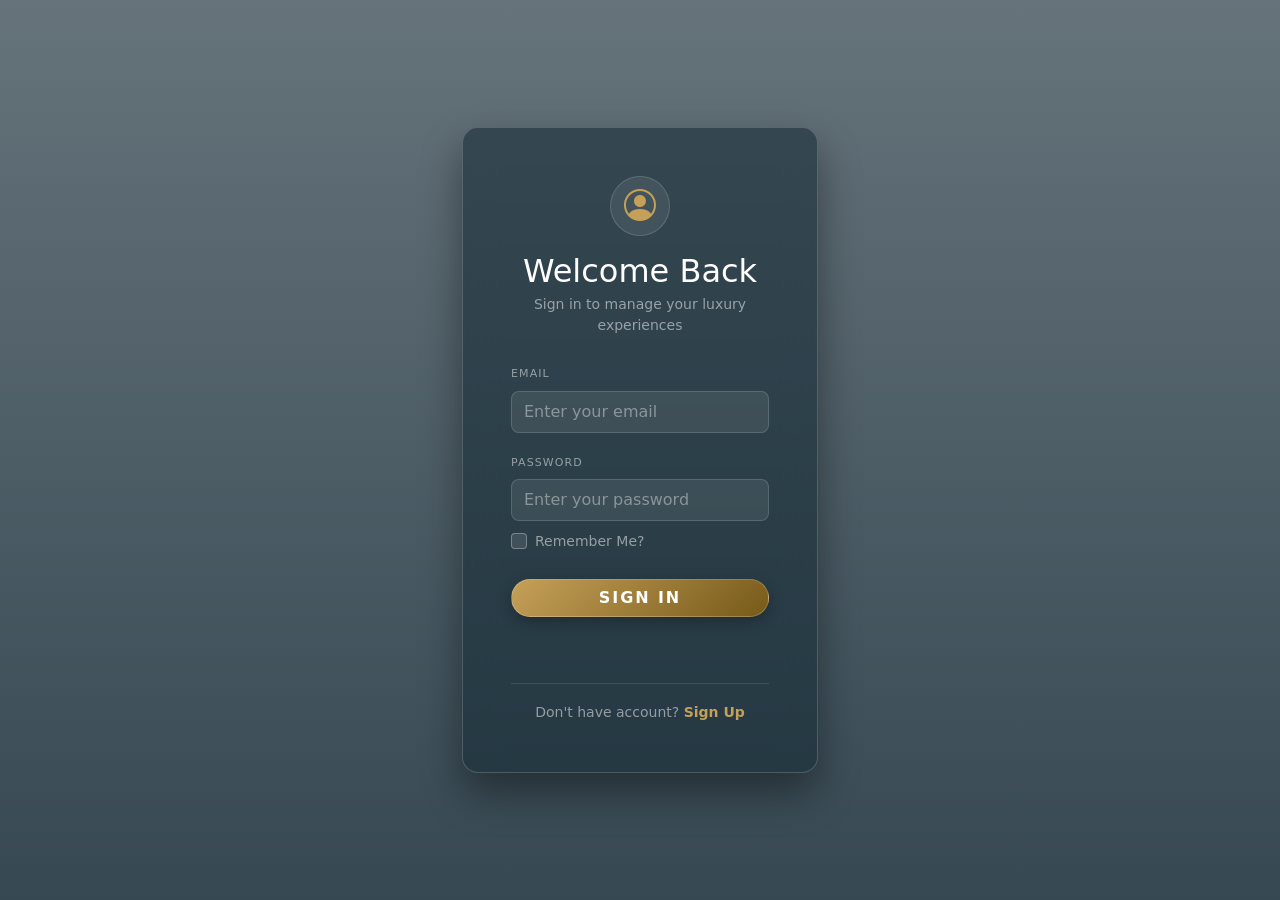
<file: pages/signin.html>
<!DOCTYPE html>
<html lang="en">

<head>
    <meta charset="UTF-8">
    <meta name="viewport" content="width=device-width, initial-scale=1.0">
    <title>Sign In | Egypt Heritage</title>
    <link href="https://cdn.jsdelivr.net/npm/bootstrap@5.3.3/dist/css/bootstrap.min.css" rel="stylesheet">
    <link
        href="https://fonts.googleapis.com/css2?family=Playfair+Display:wght@600;700&family=Inter:wght@400;500;600&display=swap"
        rel="stylesheet">
    <link rel="stylesheet" href="https://cdn.jsdelivr.net/npm/bootstrap-icons@1.11.1/font/bootstrap-icons.css">
    <link rel="stylesheet" href="../css/signin.css">
</head>

<body class="signin-page min-vh-100 d-flex justify-content-center align-items-center py-5">
    <section class="container">
        <div class="row justify-content-center">
            <div class="col-12 col-sm-10 col-md-6 col-lg-4">
                <div class="glass-card p-4 p-sm-5 rounded-4 text-center">
                    <div class="glass-icon-box mx-auto mb-3">
                        <i class="bi bi-person-circle fs-2 text-gold"></i>
                    </div>
                    <h2 class="font-headline headline-sm text-white mb-1">Welcome Back</h2>
                    <p class="text-white-50 small mb-4">Sign in to manage your luxury experiences</p>
                    <form id="loginForm" class="d-flex flex-column gap-3 text-start">
                        <div>
                            <label for="email" class="form-label label-md text-uppercase text-white-50"
                                style="font-size: 11px; letter-spacing: 0.1em;">Email</label>
                            <input type="email" name="email" id="email" class="form-control glass-input py-2 fs-6"
                                placeholder="Enter your email" required>
                        </div>
                        <div>
                            <label for="pass" class="form-label label-md text-uppercase text-white-50"
                                style="font-size: 11px; letter-spacing: 0.1em;">Password</label>
                            <input type="password" name="pass" id="pass" class="form-control glass-input py-2 fs-6 mb-2"
                                placeholder="Enter your password" required>
                            <div class="form-check">
                                <input class="form-check-input custom-checkbox" type="checkbox" name="rem" id="rem">
                                <label class="form-check-label text-white-50 small" for="rem">Remember Me?</label>
                            </div>
                        </div>
                        <button type="submit"
                            class="btn btn-luxury-gold w-100 py-2.5 rounded-pill text-uppercase mt-2">Sign In</button>
                    </form>
                    <div class="mt-4 pt-3 border-top border-white border-opacity-10">
                        <span class="text-white-50 small">Don't have account? </span>
                        <a href="signup.html" class="text-gold fw-semibold text-decoration-none hover-gold small">Sign
                            Up</a>
                    </div>
                </div>
            </div>
        </div>
    </section>
    <script src="https://cdn.jsdelivr.net/npm/bootstrap@5.3.3/dist/js/bootstrap.bundle.min.js"></script>
    <script src="../js/signin.js"></script>
</body>

</html>
</file>
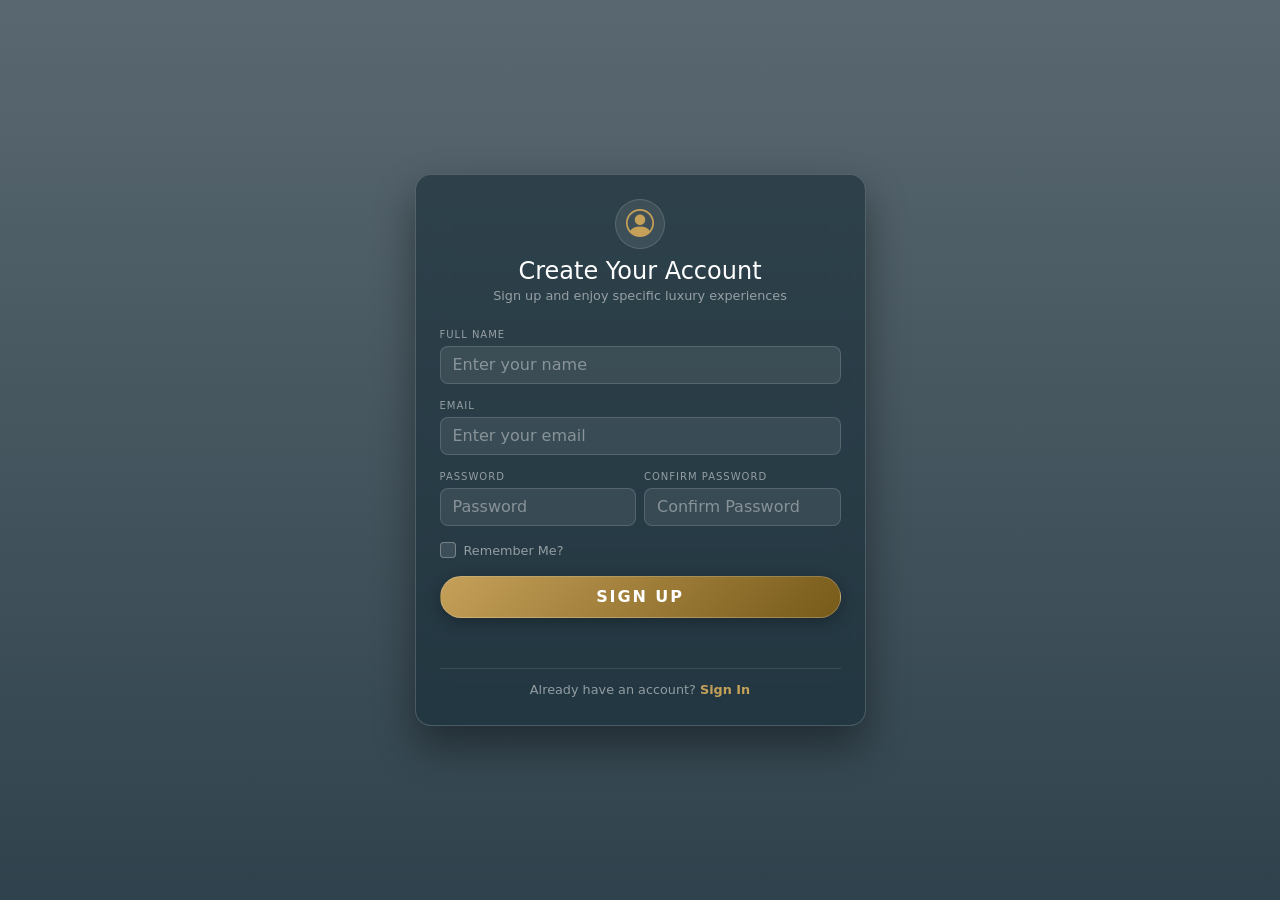
<file: pages/signup.html>
<!DOCTYPE html>
<html lang="en" dir="ltr">

<head>
    <meta charset="UTF-8">
    <meta name="viewport" content="width=device-width, initial-scale=1.0">
    <title>Sign Up | Egypt Heritage</title>
    <link href="https://cdn.jsdelivr.net/npm/bootstrap@5.3.3/dist/css/bootstrap.min.css" rel="stylesheet">
    <link
        href="https://fonts.googleapis.com/css2?family=Playfair+Display:wght@600;700&family=Inter:wght@400;500;600&display=swap"
        rel="stylesheet">
    <link rel="stylesheet" href="https://cdn.jsdelivr.net/npm/bootstrap-icons@1.11.1/font/bootstrap-icons.css">
    <link rel="stylesheet" href="../css/signup.css">
</head>

<body class="signin-page min-vh-100 d-flex justify-content-center align-items-center py-2">
    <section class="container">
        <div class="row justify-content-center">
            <div class="col-12 col-sm-10 col-md-8 col-lg-5">
                <div class="glass-card p-3 p-sm-4 rounded-4 text-center">
                    <div class="glass-icon-box mx-auto mb-2" style="width: 50px; height: 50px;">
                        <i class="bi bi-person-circle fs-3 text-gold"></i>
                    </div>
                    <h2 class="font-headline headline-sm text-white mb-0 fs-4">Create Your Account</h2>
                    <p class="text-white-50 small mb-3" style="font-size: 0.8rem;">Sign up and enjoy specific luxury
                        experiences</p>

                    <form id="signupform" class="d-flex flex-column gap-2 text-start">
                        <div>
                            <label for="name" class="form-label label-md text-uppercase text-white-50 mb-1"
                                style="font-size: 10px; letter-spacing: 0.1em;">Full Name</label>
                            <input type="text" name="name" id="name" class="form-control glass-input py-1.5 fs-6"
                                placeholder="Enter your name" required>
                        </div>
                        <div>
                            <label for="email" class="form-label label-md text-uppercase text-white-50 mb-1"
                                style="font-size: 10px; letter-spacing: 0.1em;">Email</label>
                            <input type="email" name="email" id="email" class="form-control glass-input py-1.5 fs-6"
                                placeholder="Enter your email" required>
                        </div>

                        <div class="row g-2">
                            <div class="col-6">
                                <label for="pass" class="form-label label-md text-uppercase text-white-50 mb-1"
                                    style="font-size: 10px; letter-spacing: 0.1em;">Password</label>
                                <input type="password" name="pass" id="pass"
                                    class="form-control glass-input py-1.5 fs-6" placeholder="Password" required>
                            </div>
                            <div class="col-6">
                                <label for="cpass" class="form-label label-md text-uppercase text-white-50 mb-1"
                                    style="font-size: 10px; letter-spacing: 0.1em;">Confirm Password</label>
                                <input type="password" name="cpass" id="cpass"
                                    class="form-control glass-input py-1.5 fs-6" placeholder="Confirm Password"
                                    required>
                            </div>
                        </div>

                        <div class="form-check mt-1">
                            <input class="form-check-input custom-checkbox" type="checkbox" name="rem" id="rem">
                            <label class="form-check-label text-white-50 small" for="rem"
                                style="font-size: 0.8rem;">Remember Me?</label>
                        </div>

                        <button type="submit"
                            class="btn btn-luxury-gold w-100 py-2 rounded-pill text-uppercase mt-1">Sign Up</button>
                    </form>

                    <div class="mt-3 pt-2 border-top border-white border-opacity-10">
                        <span class="text-white-50 small" style="font-size: 0.8rem;">Already have an account? </span>
                        <a href="signin.html" class="text-gold fw-semibold text-decoration-none hover-gold small"
                            style="font-size: 0.8rem;">Sign In</a>
                    </div>
                </div>
            </div>
        </div>
    </section>
    <script src="https://cdn.jsdelivr.net/npm/bootstrap@5.3.3/dist/js/bootstrap.bundle.min.js"></script>
    <script type="module" src="../js/signup.js"></script>
</body>

</html>
</file>
<file: css/home.css>
body {
    background-color: #fcf9f3;
    font-family: 'Inter', sans-serif;
    color: #1c1c18;
}

.text-primary-custom {
    color: #775a19;
}

.text-secondary-custom {
    color: #36637f;
}

.text-on-surface-variant {
    color: #4e4639;
}

.text-gold {
    color: #c5a059 !important;
}

.bg-surface-custom {
    background-color: #fcf9f3;
}

.bg-surface-low {
    background-color: #f6f3ed;
}

.bg-surface-container {
    background-color: #f0eee8;
}

.bg-primary-custom {
    background-color: #775a19;
    color: #ffffff;
}

.bg-secondary-custom {
    background-color: #36637f;
    color: #ffffff;
}

.bg-dark-custom {
    background-color: #132834;
}

.font-headline {
    font-family: 'Playfair Display', serif;
}

.display-lg {
    font-size: 64px;
    line-height: 72px;
    font-weight: 700;
    letter-spacing: -0.02em;
}

.display-lg-mobile {
    font-size: 40px;
    line-height: 48px;
    font-weight: 700;
}

.headline-lg {
    font-size: 48px;
    line-height: 56px;
    font-weight: 600;
}

.headline-md {
    font-size: 32px;
    line-height: 40px;
    font-weight: 600;
}

.label-md {
    font-size: 14px;
    line-height: 20px;
    font-weight: 600;
    letter-spacing: 0.05em;
}

.transition-all {
    transition: all 0.35s cubic-bezier(0.4, 0, 0.2, 1);
}

.custom-luxury-nav {
    padding: 1rem 0;
    background-color: rgba(19, 40, 52, 0.95) !important;
    backdrop-filter: blur(10px);
    -webkit-backdrop-filter: blur(10px);
    border-bottom: 1px solid rgba(197, 160, 89, 0.25);
    box-shadow: 0 4px 20px rgba(0, 0, 0, 0.15);
    z-index: 1030;
}

.custom-luxury-nav.scrolled {
    padding: 0.75rem 0;
    background-color: rgba(19, 40, 52, 0.95) !important;
    backdrop-filter: blur(12px);
    -webkit-backdrop-filter: blur(12px);
    box-shadow: 0 10px 30px rgba(0, 0, 0, 0.2);
    border-bottom: 1px solid rgba(197, 160, 89, 0.2);
}

.custom-luxury-nav .logo-text {
    font-size: 1.2rem;
    letter-spacing: 0.15em;
}

.nav-luxury-link {
    color: rgba(255, 255, 255, 0.85) !important;
    font-size: 0.9rem;
    font-weight: 500;
    letter-spacing: 0.05em;
    text-transform: uppercase;
    padding: 0.5rem 1rem !important;
    position: relative;
    transition: color 0.3s ease;
}

.nav-luxury-link:hover,
.nav-luxury-link.active {
    color: #c5a059 !important;
}

.nav-luxury-link::after {
    content: '';
    position: absolute;
    bottom: 0;
    left: 50%;
    width: 0;
    height: 2px;
    background-color: #c5a059;
    transition: all 0.3s ease;
    transform: translateX(-50%);
}

.nav-luxury-link:hover::after,
.nav-luxury-link.active::after {
    width: 60%;
}

.btn-luxury-gold {
    background: linear-gradient(135deg, #c5a059 0%, #9e7d3b 100%);
    color: #ffffff !important;
    border: none;
    font-weight: 600;
    letter-spacing: 0.08em;
    box-shadow: 0 4px 15px rgba(197, 160, 89, 0.3);
    transition: all 0.3s ease;
}

.btn-luxury-gold:hover {
    background: linear-gradient(135deg, #d4af66 0%, #b08e48 100%);
    transform: translateY(-2px);
    box-shadow: 0 6px 20px rgba(197, 160, 89, 0.45);
}

.hover-gold:hover {
    color: #c5a059 !important;
    transition: color 0.3s ease;
}

.hero-section-home {
    height: 92vh;
    min-height: 620px;
    position: relative;
    background-color: #132834;
}

.hero-bg-home {
    background-size: cover;
    background-position: center;
    transform: scale(1.02);
}

.hero-overlay-home {
    background: linear-gradient(100deg, rgba(19, 40, 52, 0.88) 0%, rgba(19, 40, 52, 0.55) 55%, rgba(19, 40, 52, 0.25) 100%);
}

.card-bento-sm {
    position: relative;
    border-radius: 1rem;
    overflow: hidden;
    height: 340px;
    box-shadow: 0 10px 25px rgba(0, 0, 0, 0.08);
    transition: all 0.5s ease;
}

.card-bento-sm:hover {
    box-shadow: 0 20px 35px rgba(0, 0, 0, 0.18);
}

.card-bento-sm img {
    width: 100%;
    height: 100%;
    object-fit: cover;
    transition: transform 1s ease;
}

.card-bento-sm:hover img {
    transform: scale(1.05);
}

.card-overlay {
    background: linear-gradient(to top, rgba(0, 0, 0, 0.75) 0%, rgba(0, 0, 0, 0.2) 50%, transparent 100%);
}

.btn-circle {
    width: 48px;
    height: 48px;
    border-radius: 50%;
    display: flex;
    align-items: center;
    justify-content: center;
    transition: all 0.3s ease;
}

.btn-circle:hover {
    background-color: #775a19 !important;
    border-color: #775a19 !important;
    transform: scale(1.1);
}

.icon-box {
    width: 60px;
    height: 60px;
    border-radius: 50%;
    background-color: rgba(119, 90, 25, 0.1);
    display: flex;
    align-items: center;
    justify-content: center;
}

.step-number {
    font-size: 40px;
    font-weight: 600;
    line-height: 1;
    opacity: 0.35;
}

.backdrop-blur {
    backdrop-filter: blur(8px);
    -webkit-backdrop-filter: blur(8px);
}

.form-control-plan {
    background-color: #ffffff;
    border: 1px solid rgba(119, 90, 25, 0.18);
    border-radius: 0.6rem;
    padding: 0.65rem 0.9rem;
}

.form-control-plan:focus {
    border-color: #775a19;
    box-shadow: 0 0 0 0.2rem rgba(119, 90, 25, 0.12);
}

.newsletter-section {
    background: linear-gradient(135deg, #36637f 0%, #132834 100%);
}

.form-control-custom {
    background: rgba(255, 255, 255, 0.08);
    backdrop-filter: blur(8px);
    color: #fff;
    border: 1px solid rgba(255, 255, 255, 0.2);
    border-radius: 0;
    padding: 1rem 1.5rem;
}

.form-control-custom:focus {
    background: rgba(255, 255, 255, 0.12);
    color: #fff;
    box-shadow: none;
    border-color: #ffdea5;
}

.form-control-custom::placeholder {
    color: rgba(255, 255, 255, 0.5);
}


@media (min-width: 992px) {

    .custom-luxury-nav .navbar-brand,
    .custom-luxury-nav .nav-auth-wrapper {
        flex: 1 1 0%;
    }

    .custom-luxury-nav .navbar-nav {
        flex: 2 1 auto;
        justify-content: center;
    }
}
</file>
<file: signup.css>
.signin-page {
    background: linear-gradient(rgba(19, 40, 52, 0.70), rgba(19, 40, 52, 0.88)), 
                url('https://images.unsplash.com/photo-1503177119275-0aa32b3a9368?auto=format&fit=crop&w=1600&q=80') center/cover no-repeat fixed;
    position: relative;
}

.glass-card {
    background: rgba(19, 40, 52, 0.55);
    backdrop-filter: blur(16px);
    -webkit-backdrop-filter: blur(16px);
    border: 1px solid rgba(255, 255, 255, 0.18);
    box-shadow: 0 20px 40px rgba(0, 0, 0, 0.4);
}

.glass-icon-box {
    width: 60px;
    height: 60px;
    border-radius: 50%;
    background: rgba(255, 255, 255, 0.08);
    border: 1px solid rgba(255, 255, 255, 0.15);
    display: flex;
    align-items: center;
    justify-content: center;
}

.text-gold {
    color: #c5a059 !important;
}

.glass-input {
    background: rgba(255, 255, 255, 0.08) !important;
    border: 1px solid rgba(255, 255, 255, 0.15) !important;
    color: #ffffff !important;
    border-radius: 8px;
    transition: all 0.3s ease;
}

.glass-input::placeholder {
    color: rgba(255, 255, 255, 0.4) !important;
}

.glass-input:focus {
    background: rgba(255, 255, 255, 0.12) !important;
    border-color: #c5a059 !important;
    box-shadow: 0 0 10px rgba(197, 160, 89, 0.3) !important;
    outline: none;
}

.custom-checkbox {
    background-color: rgba(255, 255, 255, 0.1);
    border-color: rgba(255, 255, 255, 0.3);
}

.custom-checkbox:checked {
    background-color: #775a19;
    border-color: #775a19;
}

.custom-checkbox:focus {
    box-shadow: none;
}

.glass-card .btn-luxury-gold {
    background: linear-gradient(135deg, #c5a059 0%, #775a19 100%) !important;
    color: #ffffff !important;
    font-weight: 600;
    letter-spacing: 0.12em;
    border: 1px solid rgba(255, 255, 255, 0.2) !important;
    box-shadow: 0 4px 15px rgba(0, 0, 0, 0.3) !important;
    transition: all 0.3s ease;
}

.glass-card .btn-luxury-gold:hover {
    background: linear-gradient(135deg, #d4af37 0%, #8a6a21 100%) !important;
    box-shadow: 0 6px 20px rgba(197, 160, 89, 0.4) !important;
    transform: translateY(-2px);
}
</file>
<file: css/signin.css>
.signin-page {
    background: linear-gradient(rgba(19, 40, 52, 0.65), rgba(19, 40, 52, 0.85)), 
                url('https://images.unsplash.com/photo-1568322445389-f64ac2515020?auto=format&fit=crop&w=1600&q=80') center/cover no-repeat fixed;
    position: relative;
}

.glass-card {
    background: rgba(19, 40, 52, 0.55);
    backdrop-filter: blur(16px);
    -webkit-backdrop-filter: blur(16px);
    border: 1px solid rgba(255, 255, 255, 0.18);
    box-shadow: 0 20px 40px rgba(0, 0, 0, 0.4);
}

.glass-icon-box {
    width: 60px;
    height: 60px;
    border-radius: 50%;
    background: rgba(255, 255, 255, 0.08);
    border: 1px solid rgba(255, 255, 255, 0.15);
    display: flex;
    align-items: center;
    justify-content: center;
}

.text-gold {
    color: #c5a059 !important;
}

.glass-input {
    background: rgba(255, 255, 255, 0.08) !important;
    border: 1px solid rgba(255, 255, 255, 0.15) !important;
    color: #ffffff !important;
    border-radius: 8px;
    transition: all 0.3s ease;
}

.glass-input::placeholder {
    color: rgba(255, 255, 255, 0.4) !important;
}

.glass-input:focus {
    background: rgba(255, 255, 255, 0.12) !important;
    border-color: #c5a059 !important;
    box-shadow: 0 0 10px rgba(197, 160, 89, 0.3) !important;
    outline: none;
}

.custom-checkbox {
    background-color: rgba(255, 255, 255, 0.1);
    border-color: rgba(255, 255, 255, 0.3);
}

.custom-checkbox:checked {
    background-color: #775a19;
    border-color: #775a19;
}

.custom-checkbox:focus {
    box-shadow: none;
}

.glass-card .btn-luxury-gold {
    background: linear-gradient(135deg, #c5a059 0%, #775a19 100%) !important;
    color: #ffffff !important;
    font-weight: 600;
    letter-spacing: 0.12em;
    border: 1px solid rgba(255, 255, 255, 0.2) !important;
    box-shadow: 0 4px 15px rgba(0, 0, 0, 0.3) !important;
    transition: all 0.3s ease;
}

.glass-card .btn-luxury-gold:hover {
    background: linear-gradient(135deg, #d4af37 0%, #8a6a21 100%) !important;
    box-shadow: 0 6px 20px rgba(197, 160, 89, 0.4) !important;
    transform: translateY(-2px);
}
</file>
<file: css/signup.css>
.signin-page {
    background: linear-gradient(rgba(19, 40, 52, 0.70), rgba(19, 40, 52, 0.88)), 
                url('https://images.unsplash.com/photo-1503177119275-0aa32b3a9368?auto=format&fit=crop&w=1600&q=80') center/cover no-repeat fixed;
    position: relative;
}

.glass-card {
    background: rgba(19, 40, 52, 0.55);
    backdrop-filter: blur(16px);
    -webkit-backdrop-filter: blur(16px);
    border: 1px solid rgba(255, 255, 255, 0.18);
    box-shadow: 0 20px 40px rgba(0, 0, 0, 0.4);
}

.glass-icon-box {
    width: 60px;
    height: 60px;
    border-radius: 50%;
    background: rgba(255, 255, 255, 0.08);
    border: 1px solid rgba(255, 255, 255, 0.15);
    display: flex;
    align-items: center;
    justify-content: center;
}

.text-gold {
    color: #c5a059 !important;
}

.glass-input {
    background: rgba(255, 255, 255, 0.08) !important;
    border: 1px solid rgba(255, 255, 255, 0.15) !important;
    color: #ffffff !important;
    border-radius: 8px;
    transition: all 0.3s ease;
}

.glass-input::placeholder {
    color: rgba(255, 255, 255, 0.4) !important;
}

.glass-input:focus {
    background: rgba(255, 255, 255, 0.12) !important;
    border-color: #c5a059 !important;
    box-shadow: 0 0 10px rgba(197, 160, 89, 0.3) !important;
    outline: none;
}

.custom-checkbox {
    background-color: rgba(255, 255, 255, 0.1);
    border-color: rgba(255, 255, 255, 0.3);
}

.custom-checkbox:checked {
    background-color: #775a19;
    border-color: #775a19;
}

.custom-checkbox:focus {
    box-shadow: none;
}

.glass-card .btn-luxury-gold {
    background: linear-gradient(135deg, #c5a059 0%, #775a19 100%) !important;
    color: #ffffff !important;
    font-weight: 600;
    letter-spacing: 0.12em;
    border: 1px solid rgba(255, 255, 255, 0.2) !important;
    box-shadow: 0 4px 15px rgba(0, 0, 0, 0.3) !important;
    transition: all 0.3s ease;
}

.glass-card .btn-luxury-gold:hover {
    background: linear-gradient(135deg, #d4af37 0%, #8a6a21 100%) !important;
    box-shadow: 0 6px 20px rgba(197, 160, 89, 0.4) !important;
    transform: translateY(-2px);
}
</file>
